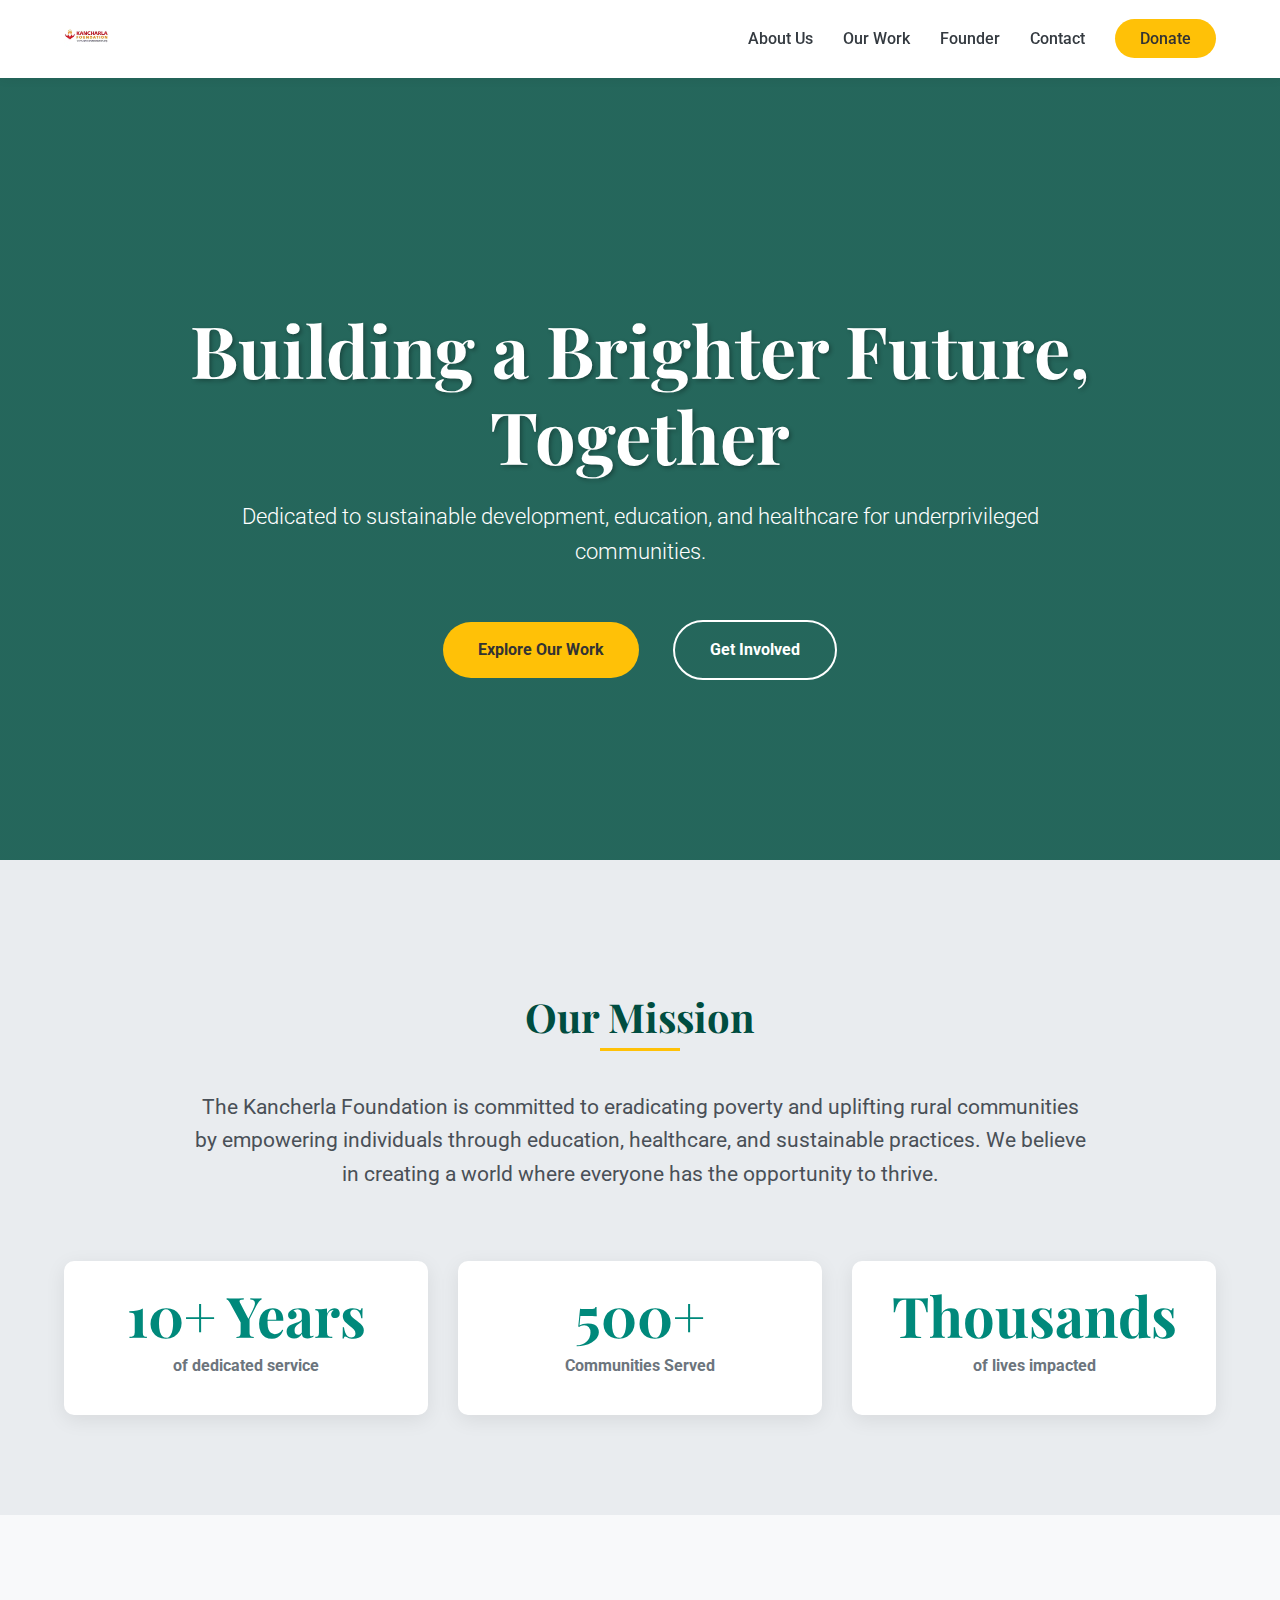
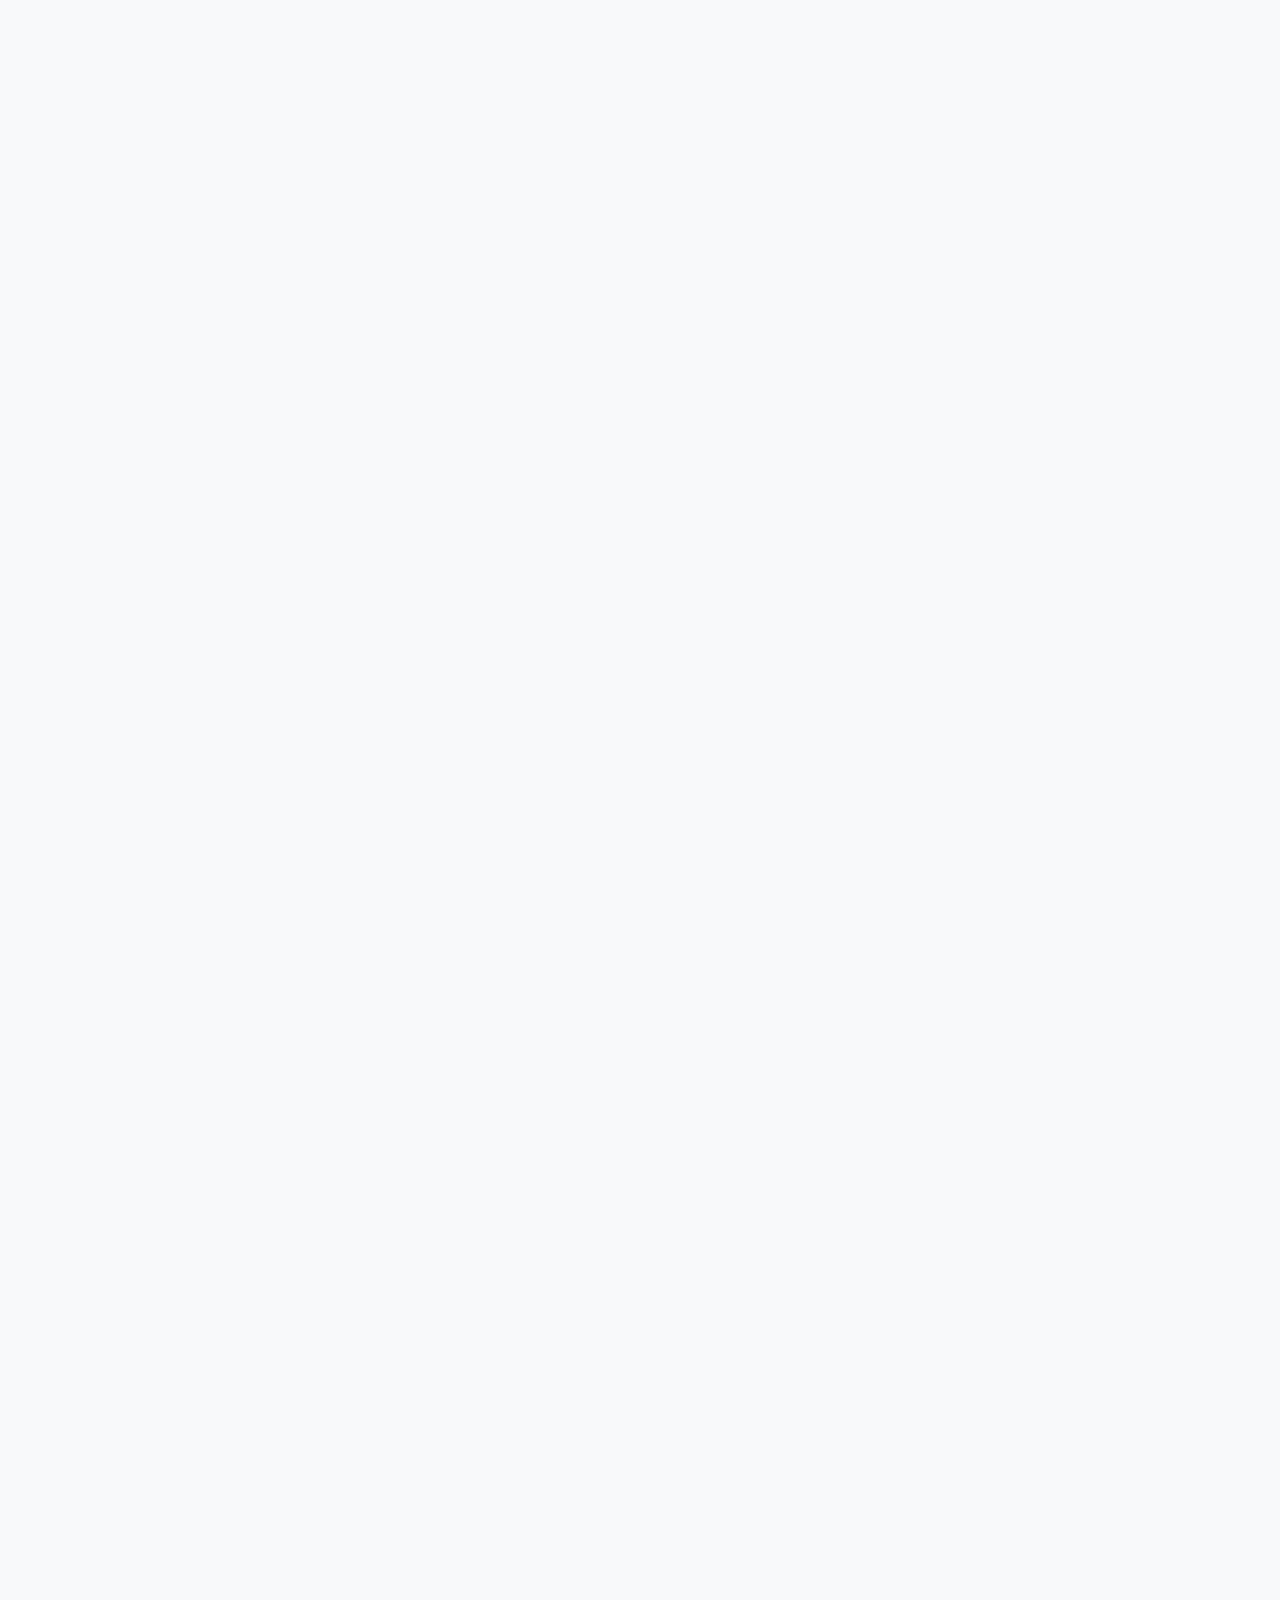
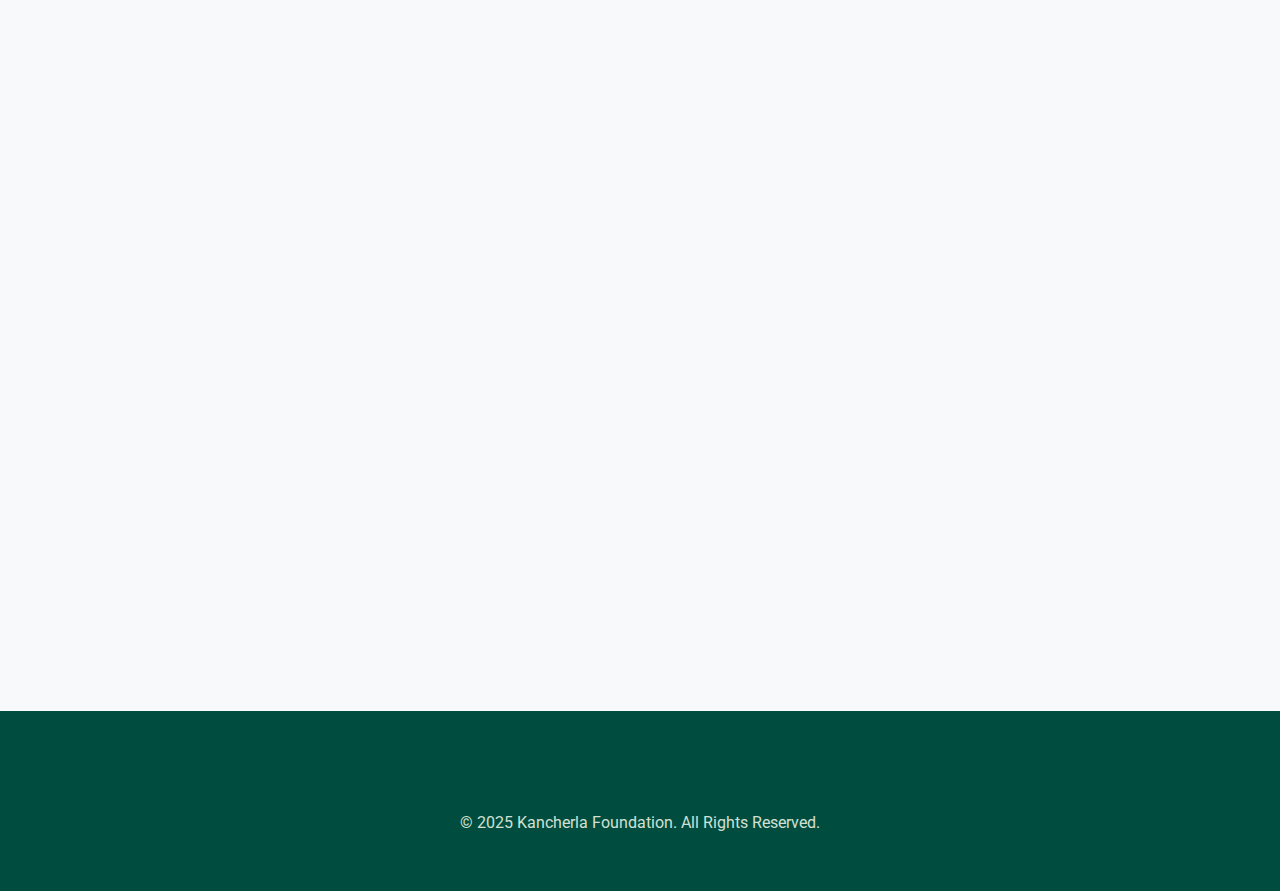
<file: index.html>
<!DOCTYPE html>
<html lang="en">
<head>
    <meta charset="UTF-8">
    <meta name="viewport" content="width=device-width, initial-scale=1.0">
    <title>Kancherla Foundation - Building a Brighter Future</title>
    <link rel="stylesheet" href="code.css">
    <link href="https://fonts.googleapis.com/css2?family=Roboto:wght@400;700&family=Playfair+Display:wght@700&display=swap" rel="stylesheet">
    
</head>
<body>

    <header>
        <nav class="container">
            <a href="#" class="logo-link">
                <img src="kancharlalogo.jpeg" alt="Kancherla Foundation Logo">
                
            </a>
            <button class="menu-toggle" aria-label="Toggle navigation menu">
                <i class="fas fa-bars"></i>
            </button>
            <ul class="nav-links">
                <li><a href="#about">About Us</a></li>
                <li><a href="#initiatives">Our Work</a></li>
                <li><a href="#founder">Founder</a></li>
                <li><a href="#contact">Contact</a></li>
                <li><a href="#donate" class="donate-button">Donate</a></li>
            </ul>
        </nav>
    </header>

    <main>
        <section id="hero">
            <div class="container">
                <h1>Building a Brighter Future, Together</h1>
                <p>Dedicated to sustainable development, education, and healthcare for underprivileged communities.</p>
                <div class="cta-buttons">
                    <a href="#initiatives" class="cta-primary">Explore Our Work</a>
                    <a href="#donate" class="cta-secondary">Get Involved</a>
                </div>
            </div>
        </section>

        <section id="about">
            <div class="container">
                <h2>Our Mission</h2>
                <p class="mission-statement">The Kancherla Foundation is committed to eradicating poverty and uplifting rural communities by empowering individuals through education, healthcare, and sustainable practices. We believe in creating a world where everyone has the opportunity to thrive.</p>
                <div class="stats-grid">
                    <div class="stat-item">
                        <i class="fas fa-hand-holding-heart fa-3x"></i>
                        <h3>10+ Years</h3>
                        <p>of dedicated service</p>
                    </div>
                    <div class="stat-item">
                        <i class="fas fa-users fa-3x"></i>
                        <h3>500+</h3>
                        <p>Communities Served</p>
                    </div>
                    <div class="stat-item">
                        <i class="fas fa-globe fa-3x"></i>
                        <h3>Thousands</h3>
                        <p>of lives impacted</p>
                    </div>
                </div>
            </div>
        </section>

        <section id="initiatives">
            <div class="container">
                <h2>Our Core Initiatives</h2>
                <div class="initiative-grid">
                    <div class="initiative-card">
                        <img src="download (1).jpeg" alt="Education initiative">
                        <div class="card-content">
                            <h4>Education & Skill Development</h4>
                            <p>Providing scholarships and training programs to empower youth and women for a self-sufficient future.</p>
                        </div>
                    </div>
                    <div class="initiative-card">
                        <img src="download.jpeg" alt="Healthcare initiative">
                        <div class="card-content">
                            <h4>Healthcare & Wellness</h4>
                            <p>Organizing medical camps, blood donation drives, and awareness programs to ensure community health.</p>
                        </div>
                    </div>
                    <div class="initiative-card">
                        <img src="digasterrelif.jpeg" alt="digaster relif">
                        <div class="card-content">
                            <h4>Digaster Relif</h4>
                            <p>In times of crisis, our disaster relief efforts provide immediate food and financial support to victims. We respond swiftly to natural and man-made disasters, helping affected individuals rebuild their lives with essential aid and resources.</p>
                        </div>
                    </div>
                </div>
            </div>
        </section>

        <section id="founder">
            <div class="container">
                <h2>Our Founder</h2>
                <div class="founder-info">
                    <img src="passport.jpeg" alt="Dr. Sreekanth C. Kancherla">
                    <div class="founder-text">
                        <h3>Dr. Sreekanth C. Kancherla</h3>
                        <p>The visionary behind the Kancherla Foundation, Dr. Sreekanth is a passionate leader committed to social change. His work has been recognized with numerous awards, including the *Best Rural Entrepreneur Award* from the Vice-President of India.</p>
                        <p>His belief in empowering communities from within is the driving force behind all our programs and initiatives.</p>
                    </div>
                </div>
            </div>
        </section>

        <section id="contact">
            <div class="container">
                <h2>Get in Touch</h2>
                <p class="contact-text">We are always open to partnerships and volunteers. Connect with us to learn how you can make a difference.</p>
                <div class="contact-info">
                    <div>
                        <i class="fas fa-map-marker-alt fa-2x"></i>
                        <h4>Address</h4>
                        <p>Sultan Mohiddin Nagar,<br>Kandukuru, Andhra Pradesh, India</p>
                    </div>
                    <div>
                        <i class="fas fa-envelope fa-2x"></i>
                        <h4>Email</h4>
                        <p>support@kancharlafoundation.org</p>
                    </div>
                    <div>
                        <i class="fas fa-phone-alt fa-2x"></i>
                        <h4>Phone</h4>
                        <p>+91 9121 212 047</p>
                    </div>
                </div>
                <form action="#" method="POST" class="contact-form">
                    <input type="text" name="name" placeholder="Your Name" required>
                    <input type="email" name="email" placeholder="Your Email" required>
                    <textarea name="message" rows="5" placeholder="Your Message" required></textarea>
                    <button type="submit" class="cta-primary">Send Message</button>
                </form>
            </div>
        </section>
    </main>

    <footer>
        <div class="container">
            <div class="social-links">
                <a href="#"><i class="fab fa-facebook-f"></i></a>
                <a href="#"><i class="fab fa-twitter"></i></a>
                <a href="#"><i class="fab fa-instagram"></i></a>
                <a href="#"><i class="fab fa-linkedin-in"></i></a>
            </div>
            <p>&copy; 2025 Kancherla Foundation. All Rights Reserved.</p>
        </div>
    </footer>

    <script src="script.js"></script>
</body>
</html>
</file>
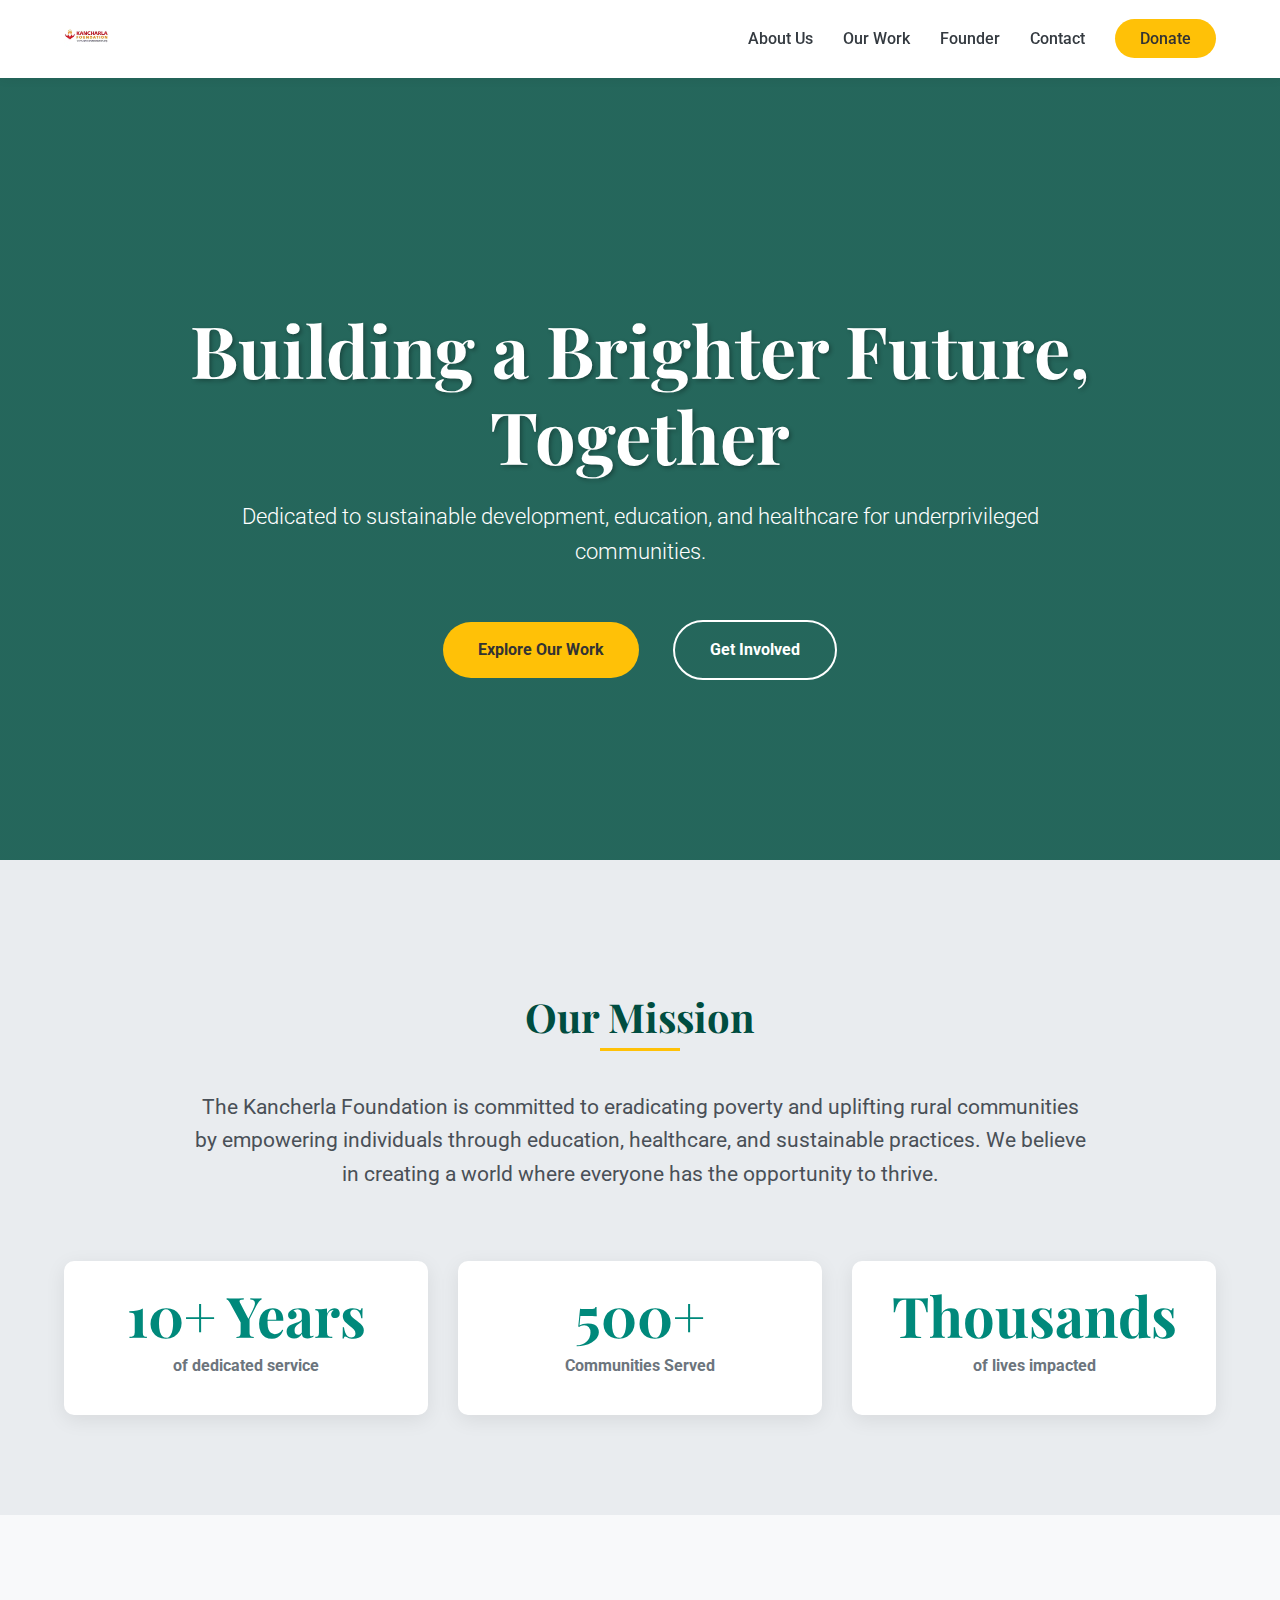
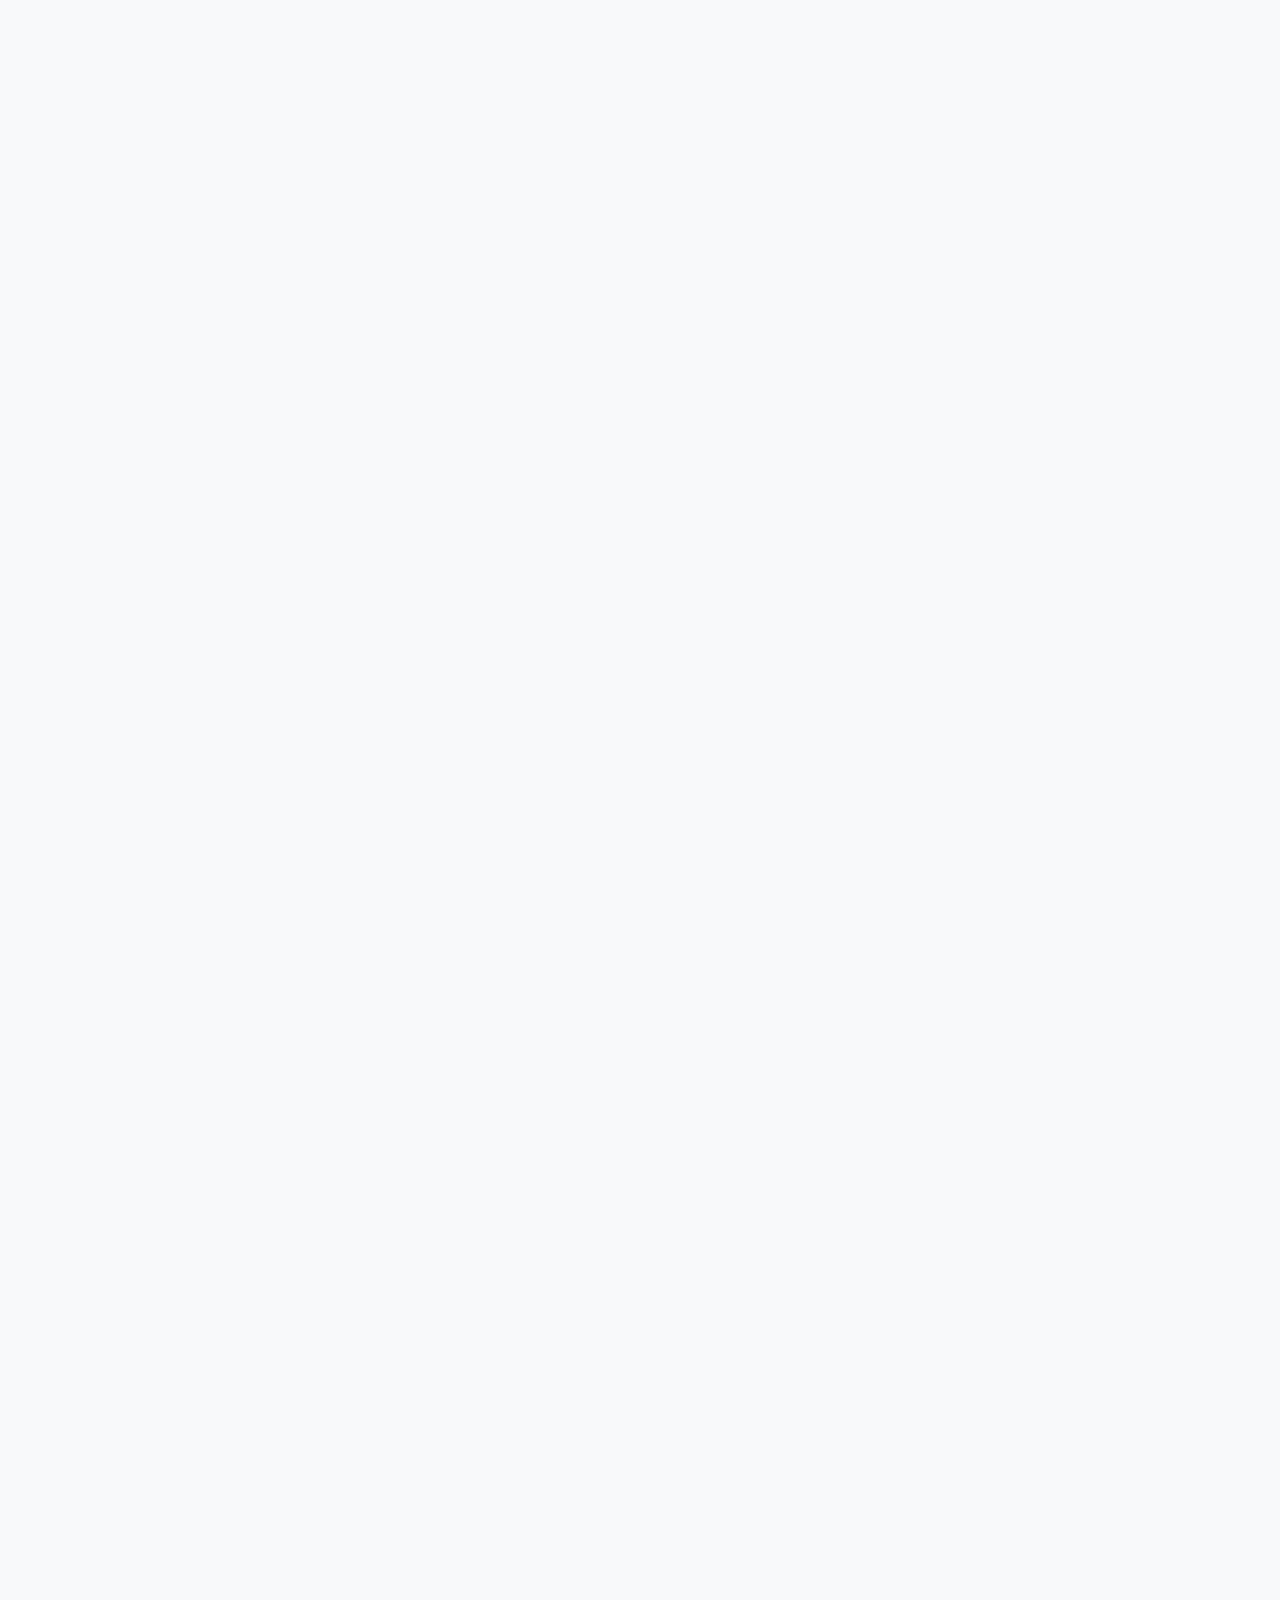
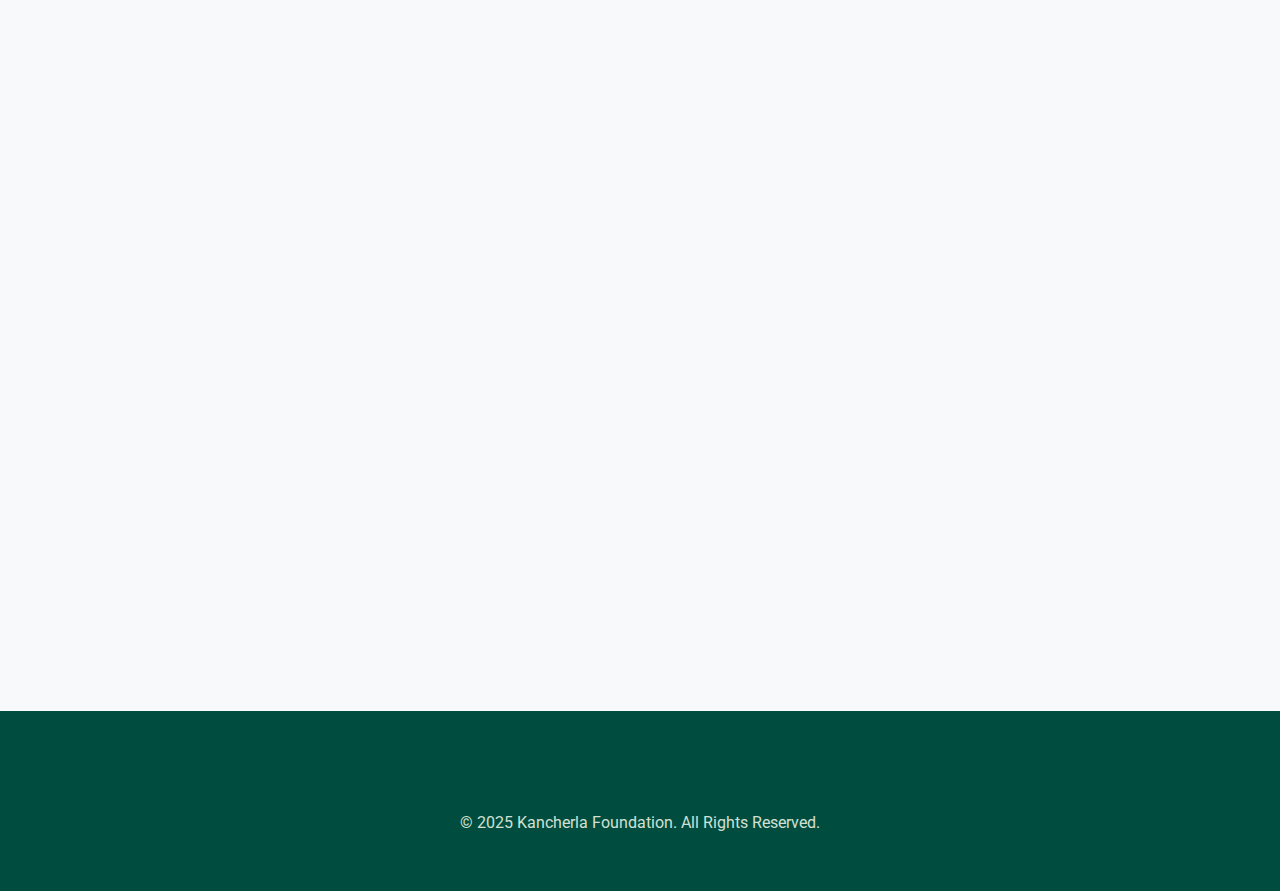
<file: code.html>
<!DOCTYPE html>
<html lang="en">
<head>
    <meta charset="UTF-8">
    <meta name="viewport" content="width=device-width, initial-scale=1.0">
    <title>Kancherla Foundation - Building a Brighter Future</title>
    <link rel="stylesheet" href="code.css">
    <link href="https://fonts.googleapis.com/css2?family=Roboto:wght@400;700&family=Playfair+Display:wght@700&display=swap" rel="stylesheet">
    
</head>
<body>

    <header>
        <nav class="container">
            <a href="#" class="logo-link">
                <img src="kancharlalogo.jpeg" alt="Kancherla Foundation Logo">
                
            </a>
            <button class="menu-toggle" aria-label="Toggle navigation menu">
                <i class="fas fa-bars"></i>
            </button>
            <ul class="nav-links">
                <li><a href="#about">About Us</a></li>
                <li><a href="#initiatives">Our Work</a></li>
                <li><a href="#founder">Founder</a></li>
                <li><a href="#contact">Contact</a></li>
                <li><a href="#donate" class="donate-button">Donate</a></li>
            </ul>
        </nav>
    </header>

    <main>
        <section id="hero">
            <div class="container">
                <h1>Building a Brighter Future, Together</h1>
                <p>Dedicated to sustainable development, education, and healthcare for underprivileged communities.</p>
                <div class="cta-buttons">
                    <a href="#initiatives" class="cta-primary">Explore Our Work</a>
                    <a href="#donate" class="cta-secondary">Get Involved</a>
                </div>
            </div>
        </section>

        <section id="about">
            <div class="container">
                <h2>Our Mission</h2>
                <p class="mission-statement">The Kancherla Foundation is committed to eradicating poverty and uplifting rural communities by empowering individuals through education, healthcare, and sustainable practices. We believe in creating a world where everyone has the opportunity to thrive.</p>
                <div class="stats-grid">
                    <div class="stat-item">
                        <i class="fas fa-hand-holding-heart fa-3x"></i>
                        <h3>10+ Years</h3>
                        <p>of dedicated service</p>
                    </div>
                    <div class="stat-item">
                        <i class="fas fa-users fa-3x"></i>
                        <h3>500+</h3>
                        <p>Communities Served</p>
                    </div>
                    <div class="stat-item">
                        <i class="fas fa-globe fa-3x"></i>
                        <h3>Thousands</h3>
                        <p>of lives impacted</p>
                    </div>
                </div>
            </div>
        </section>

        <section id="initiatives">
            <div class="container">
                <h2>Our Core Initiatives</h2>
                <div class="initiative-grid">
                    <div class="initiative-card">
                        <img src="download (1).jpeg" alt="Education initiative">
                        <div class="card-content">
                            <h4>Education & Skill Development</h4>
                            <p>Providing scholarships and training programs to empower youth and women for a self-sufficient future.</p>
                        </div>
                    </div>
                    <div class="initiative-card">
                        <img src="download.jpeg" alt="Healthcare initiative">
                        <div class="card-content">
                            <h4>Healthcare & Wellness</h4>
                            <p>Organizing medical camps, blood donation drives, and awareness programs to ensure community health.</p>
                        </div>
                    </div>
                    <div class="initiative-card">
                        <img src="digasterrelif.jpeg" alt="digaster relif">
                        <div class="card-content">
                            <h4>Digaster Relif</h4>
                            <p>In times of crisis, our disaster relief efforts provide immediate food and financial support to victims. We respond swiftly to natural and man-made disasters, helping affected individuals rebuild their lives with essential aid and resources.</p>
                        </div>
                    </div>
                </div>
            </div>
        </section>

        <section id="founder">
            <div class="container">
                <h2>Our Founder</h2>
                <div class="founder-info">
                    <img src="passport.jpeg" alt="Dr. Sreekanth C. Kancherla">
                    <div class="founder-text">
                        <h3>Dr. Sreekanth C. Kancherla</h3>
                        <p>The visionary behind the Kancherla Foundation, Dr. Sreekanth is a passionate leader committed to social change. His work has been recognized with numerous awards, including the *Best Rural Entrepreneur Award* from the Vice-President of India.</p>
                        <p>His belief in empowering communities from within is the driving force behind all our programs and initiatives.</p>
                    </div>
                </div>
            </div>
        </section>

        <section id="contact">
            <div class="container">
                <h2>Get in Touch</h2>
                <p class="contact-text">We are always open to partnerships and volunteers. Connect with us to learn how you can make a difference.</p>
                <div class="contact-info">
                    <div>
                        <i class="fas fa-map-marker-alt fa-2x"></i>
                        <h4>Address</h4>
                        <p>Sultan Mohiddin Nagar,<br>Kandukuru, Andhra Pradesh, India</p>
                    </div>
                    <div>
                        <i class="fas fa-envelope fa-2x"></i>
                        <h4>Email</h4>
                        <p>support@kancharlafoundation.org</p>
                    </div>
                    <div>
                        <i class="fas fa-phone-alt fa-2x"></i>
                        <h4>Phone</h4>
                        <p>+91 9121 212 047</p>
                    </div>
                </div>
                <form action="#" method="POST" class="contact-form">
                    <input type="text" name="name" placeholder="Your Name" required>
                    <input type="email" name="email" placeholder="Your Email" required>
                    <textarea name="message" rows="5" placeholder="Your Message" required></textarea>
                    <button type="submit" class="cta-primary">Send Message</button>
                </form>
            </div>
        </section>
    </main>

    <footer>
        <div class="container">
            <div class="social-links">
                <a href="#"><i class="fab fa-facebook-f"></i></a>
                <a href="#"><i class="fab fa-twitter"></i></a>
                <a href="#"><i class="fab fa-instagram"></i></a>
                <a href="#"><i class="fab fa-linkedin-in"></i></a>
            </div>
            <p>&copy; 2025 Kancherla Foundation. All Rights Reserved.</p>
        </div>
    </footer>

    <script src="script.js"></script>
</body>
</html>
</file>
<file: code.css>
/* General Body and Typography */
body {
    font-family: 'Roboto', sans-serif;
    margin: 0;
    line-height: 1.6;
    background-color: #f8f9fa;
    color: #495057;
}

.container {
    width: 90%;
    max-width: 1200px;
    margin: auto;
    padding: 0 15px;
}

h1, h2, h3, h4 {
    font-family: 'Playfair Display', serif;
    color: #004d40;
    line-height: 1.2;
}

h2 {
    font-size: 2.5em;
    margin-bottom: 40px;
    position: relative;
    padding-bottom: 10px;
    text-align: center; /* Centering for better responsiveness */
}

h2::after {
    content: '';
    position: absolute;
    left: 50%;
    bottom: 0;
    transform: translateX(-50%);
    width: 80px;
    height: 3px;
    background-color: #ffc107;
}

section {
    padding: 100px 0;
    overflow: hidden;
}

section:nth-of-type(even) {
    background-color: #e9ecef;
}

/* Header and Navigation */
header {
    background-color: #fff;
    padding: 10px 0;
    box-shadow: 0 2px 10px rgba(0,0,0,0.05);
    position: sticky;
    top: 0;
    z-index: 1000;
}

nav.container {
    display: flex;
    justify-content: space-between;
    align-items: center;
}

.logo-link img {
    height: 50px;
}

.menu-toggle {
    display: none;
    background: none;
    border: none;
    font-size: 1.5em;
    color: #004d40;
    cursor: pointer;
}

.nav-links {
    list-style: none;
    margin: 0;
    padding: 0;
    display: flex;
    align-items: center;
}

.nav-links li {
    margin-left: 30px;
}

.nav-links a {
    text-decoration: none;
    color: #343a40;
    font-weight: 500;
    position: relative;
    transition: color 0.3s ease;
}

.nav-links a:hover, .nav-links a.active {
    color: #00897b;
}

.nav-links a::after {
    content: '';
    position: absolute;
    bottom: -5px;
    left: 0;
    width: 0;
    height: 2px;
    background-color: #00897b;
    transition: width 0.3s ease;
}

.nav-links a:hover::after {
    width: 100%;
}

.donate-button {
    background-color: #ffc107;
    color: #333 !important;
    padding: 10px 25px;
    border-radius: 50px;
    font-weight: 700;
    transition: background-color 0.3s ease, transform 0.2s ease;
}

.donate-button:hover {
    background-color: #ffeb3b;
    transform: translateY(-2px);
}

/* Hero Section */
#hero {
    background: linear-gradient(rgba(0, 77, 64, 0.85), rgba(0, 77, 64, 0.85)), url('https://via.placeholder.com/1920x1080.png?text=Community+Image') no-repeat center center/cover;
    color: #fff;
    text-align: center;
    padding: 180px 0;
}

#hero h1 {
    font-size: 4.5em;
    color: #fff;
    margin-bottom: 20px;
    text-shadow: 2px 2px 4px rgba(0,0,0,0.3);
}

#hero p {
    font-size: 1.4em;
    max-width: 800px;
    margin: auto;
    font-weight: 300;
}

.cta-buttons {
    margin-top: 50px;
}

.cta-primary, .cta-secondary {
    padding: 15px 35px;
    margin: 0 15px;
    border-radius: 50px;
    text-decoration: none;
    font-weight: 700;
    transition: all 0.3s ease;
    display: inline-block;
}

.cta-primary {
    background-color: #ffc107;
    color: #333;
}

.cta-primary:hover {
    background-color: #ffeb3b;
    transform: translateY(-2px);
}

.cta-secondary {
    background-color: transparent;
    border: 2px solid #fff;
    color: #fff;
}

.cta-secondary:hover {
    background-color: #fff;
    color: #004d40;
    transform: translateY(-2px);
}

/* About Section */
#about {
    text-align: center;
}

.mission-statement {
    font-size: 1.3em;
    max-width: 900px;
    margin: 20px auto 70px auto;
}

.stats-grid {
    display: flex;
    justify-content: space-around;
    text-align: center;
    margin-top: 50px;
    gap: 30px;
}

.stat-item {
    flex: 1;
    padding: 20px;
    border-radius: 10px;
    background-color: #fff;
    box-shadow: 0 5px 20px rgba(0,0,0,0.08);
    transition: transform 0.3s ease;
}

.stat-item:hover {
    transform: translateY(-5px);
}

.stat-item i {
    color: #00897b;
    margin-bottom: 15px;
}

.stat-item h3 {
    font-size: 3.5em;
    margin: 0;
    color: #00897b;
}

.stat-item p {
    font-weight: 700;
    margin-top: 5px;
    color: #6c757d;
}

/* Initiatives Section */
#initiatives {
    text-align: center;
}

.initiative-grid {
    display: grid;
    grid-template-columns: repeat(auto-fit, minmax(320px, 1fr));
    gap: 40px;
    margin-top: 50px;
}

.initiative-card {
    background: #fff;
    border-radius: 15px;
    box-shadow: 0 5px 20px rgba(0,0,0,0.1);
    overflow: hidden;
    transition: transform 0.3s ease, box-shadow 0.3s ease;
    text-align: left;
}

.initiative-card:hover {
    transform: translateY(-10px);
    box-shadow: 0 10px 30px rgba(0,0,0,0.15);
}

.initiative-card img {
    width: 100%;
    height: 250px;
    object-fit: cover;
}

.card-content {
    padding: 25px;
}

.initiative-card h4 {
    margin: 0 0 10px;
    font-size: 1.6em;
}

.initiative-card p {
    margin: 0;
    color: #6c757d;
}

/* Founder Section */
#founder {
    background-color: #f8f9fa;
    text-align: center;
}

#founder h2::after {
    background-color: #00897b;
}

.founder-info {
    display: flex;
    align-items: center;
    gap: 50px;
    margin-top: 60px;
    text-align: left;
}

.founder-info img {
    min-width: 200px;
    width: 250px;
    height: 250px;
    object-fit: cover;
    border-radius: 50%;
    border: 6px solid #00897b;
    box-shadow: 0 5px 20px rgba(0,0,0,0.15);
}

.founder-text h3 {
    font-size: 2.5em;
    margin-top: 0;
}

.founder-text p {
    font-size: 1.1em;
    color: #6c757d;
}

/* Contact Section */
#contact {
    text-align: center;
}

.contact-text {
    font-size: 1.2em;
    margin-bottom: 60px;
    color: #6c757d;
}

.contact-info {
    display: grid;
    grid-template-columns: repeat(auto-fit, minmax(250px, 1fr));
    gap: 30px;
    margin-bottom: 50px;
}

.contact-info > div {
    background: #fff;
    padding: 30px;
    border-radius: 10px;
    box-shadow: 0 5px 20px rgba(0,0,0,0.08);
    transition: transform 0.3s ease;
}

.contact-info > div:hover {
    transform: translateY(-5px);
}

.contact-info i {
    color: #00897b;
    margin-bottom: 15px;
}

.contact-info h4 {
    margin-bottom: 5px;
}

.contact-info p {
    margin: 0;
    color: #6c757d;
}

.contact-form {
    display: flex;
    flex-direction: column;
    max-width: 700px;
    margin: auto;
    gap: 20px;
    text-align: left;
}

.contact-form input, .contact-form textarea {
    padding: 15px;
    border: 1px solid #ced4da;
    border-radius: 8px;
    font-size: 1em;
    transition: border-color 0.3s ease;
}

.contact-form input:focus, .contact-form textarea:focus {
    outline: none;
    border-color: #00897b;
    box-shadow: 0 0 0 3px rgba(0, 137, 123, 0.2);
}

.contact-form textarea {
    resize: vertical;
}

.contact-form button {
    cursor: pointer;
    border: none;
    align-self: flex-start;
}

/* Footer */
footer {
    background-color: #004d40;
    color: #d1e0d3;
    text-align: center;
    padding: 40px 0;
}

.social-links {
    margin-bottom: 20px;
}

.social-links a {
    color: #fff;
    font-size: 1.5em;
    margin: 0 10px;
    transition: color 0.3s ease;
}

.social-links a:hover {
    color: #ffc107;
}

/* Keyframe for fade-in animation */
@keyframes fadeIn {
    from {
        opacity: 0;
        transform: translateY(20px);
    }
    to {
        opacity: 1;
        transform: translateY(0);
    }
}

.hidden-section {
    opacity: 0;
    transform: translateY(20px);
    transition: opacity 0.6s ease-out, transform 0.6s ease-out;
}

.fade-in {
    opacity: 1;
    transform: translateY(0);
}

/* Media Queries for Responsiveness */
/* Tablet & smaller desktops */
@media (max-width: 992px) {
    #hero h1 {
        font-size: 3.5em;
    }
    
    .founder-info {
        flex-direction: column;
        text-align: center;
    }

    .founder-info img {
        margin-bottom: 20px;
    }
}

/* Mobile devices */
@media (max-width: 768px) {
    .nav-links {
        display: none;
        flex-direction: column;
        width: 100%;
        background-color: #fff;
        position: absolute;
        top: 70px;
        left: 0;
        box-shadow: 0 5px 10px rgba(0,0,0,0.05);
        padding: 20px 0;
        text-align: center;
    }
    
    .nav-links.active {
        display: flex;
    }
    
    .nav-links li {
        margin: 10px 0;
    }
    
    .menu-toggle {
        display: block;
    }
    
    #hero {
        padding: 120px 0;
    }
    
    #hero h1 {
        font-size: 2.8em;
    }
    
    #hero p {
        font-size: 1.2em;
    }
    
    .cta-buttons {
        margin-top: 30px;
    }
    
    .cta-primary, .cta-secondary {
        display: block;
        margin: 15px auto;
        max-width: 250px;
        padding: 12px 30px;
    }
    
    .stats-grid {
        flex-direction: column;
    }
    
    .stat-item {
        margin-bottom: 20px;
    }
    
    .initiative-grid {
        grid-template-columns: 1fr;
    }
    
    .contact-info {
        grid-template-columns: 1fr;
    }

    .contact-form button {
        align-self: stretch;
    }

    h2 {
        font-size: 2em;
    }
}
</file>
